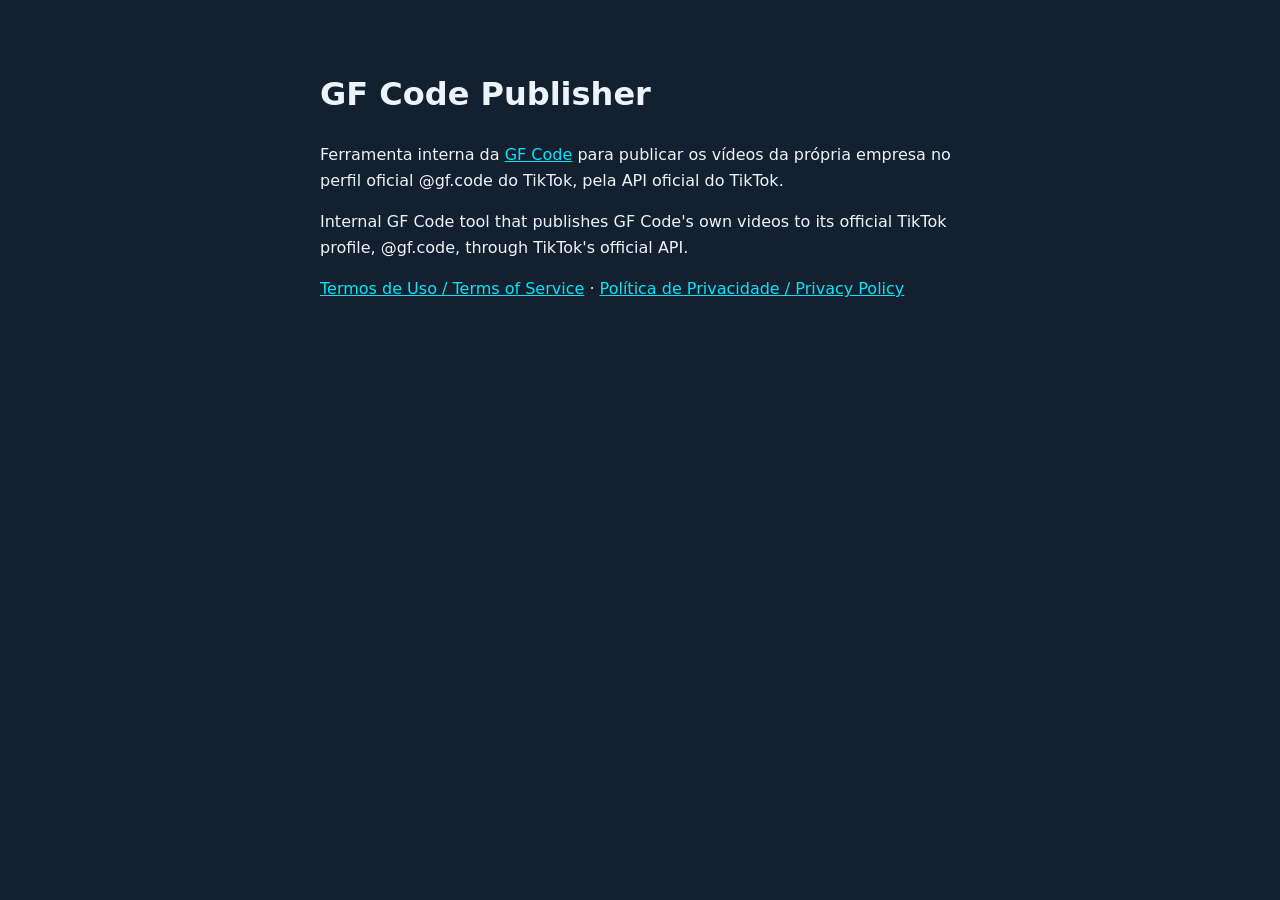
<file: docs/index.html>
<!doctype html>
<html lang="pt-BR"><head><meta charset="utf-8"><meta name="viewport" content="width=device-width, initial-scale=1"><title>GF Code Publisher</title>
<style>body{margin:0;background:#12202f;color:#ecf4fa;font:16px/1.6 system-ui,sans-serif}main{max-width:640px;margin:0 auto;padding:48px 16px}a{color:#06e5f8}</style></head>
<body><main><h1>GF Code Publisher</h1><p>Ferramenta interna da <a href="https://gfcode.com.br/">GF Code</a> para publicar os vídeos da própria empresa no perfil oficial @gf.code do TikTok, pela API oficial do TikTok.</p><p>Internal GF Code tool that publishes GF Code's own videos to its official TikTok profile, @gf.code, through TikTok's official API.</p><p><a href="termos.html">Termos de Uso / Terms of Service</a> · <a href="privacidade.html">Política de Privacidade / Privacy Policy</a></p></main></body></html>
</file>
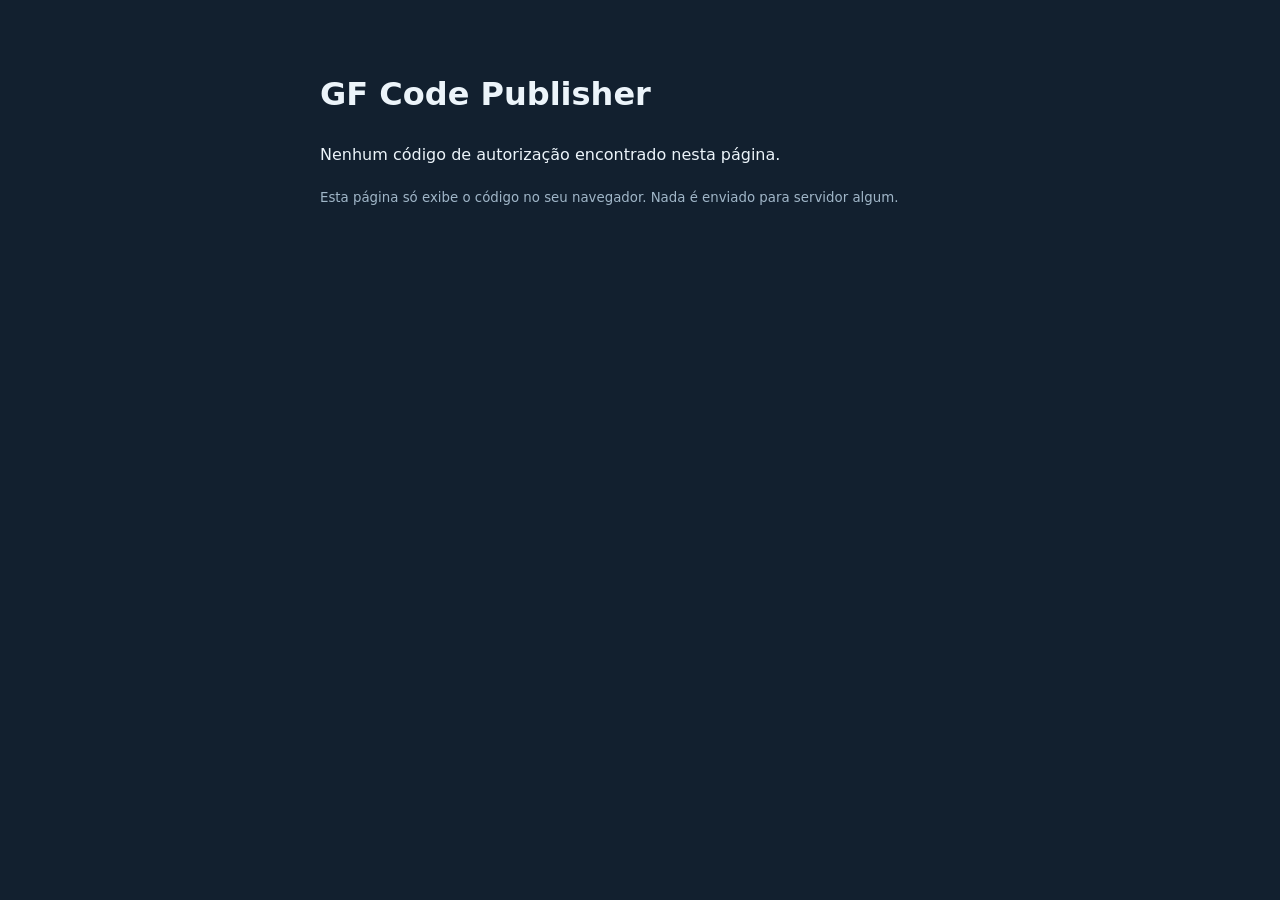
<file: docs/callback/index.html>
<!doctype html>
<html lang="pt-BR">
<head>
<meta charset="utf-8">
<meta name="viewport" content="width=device-width, initial-scale=1">
<meta name="robots" content="noindex, nofollow">
<meta name="referrer" content="no-referrer">
<title>Autorização TikTok · GF Code Publisher</title>
<style>
  body{margin:0;background:#12202f;color:#ecf4fa;font:16px/1.6 system-ui,sans-serif}
  main{max-width:640px;margin:0 auto;padding:48px 16px}
  .box{background:#1b2e44;border:1px solid #2a4058;border-radius:12px;padding:16px;margin:16px 0;word-break:break-all;font-family:ui-monospace,Menlo,monospace;font-size:14px}
  button{background:#06e5f8;color:#04121c;border:0;border-radius:10px;padding:10px 16px;font-weight:600;cursor:pointer}
  .err{color:#ff7a7a}
  small{color:#a0b6c8}
</style>
</head>
<body>
<main>
  <h1>GF Code Publisher</h1>
  <div id="out"></div>
  <small>Esta página só exibe o código no seu navegador. Nada é enviado para servidor algum.</small>
</main>
<script>
  (function () {
    var p = new URLSearchParams(location.search);
    var out = document.getElementById('out');
    var code = p.get('code'), state = p.get('state'), err = p.get('error');
    function el(tag, txt, cls) { var e = document.createElement(tag); e.textContent = txt; if (cls) e.className = cls; return e; }
    if (err) {
      out.appendChild(el('p', 'O TikTok retornou um erro: ' + err + (p.get('error_description') ? ' — ' + p.get('error_description') : ''), 'err'));
      return;
    }
    if (!code) { out.appendChild(el('p', 'Nenhum código de autorização encontrado nesta página.')); return; }
    out.appendChild(el('p', 'Autorização concluída. Copie o código abaixo e rode o comando de troca na máquina do publisher:'));
    var box = el('div', code, 'box'); out.appendChild(box);
    var btn = el('button', 'Copiar código');
    btn.onclick = function () { navigator.clipboard.writeText(code).then(function () { btn.textContent = 'Copiado'; }); };
    out.appendChild(btn);
    if (state) out.appendChild(el('p', 'state: ' + state));
    history.replaceState(null, '', location.pathname);
  })();
</script>
</body>
</html>
</file>
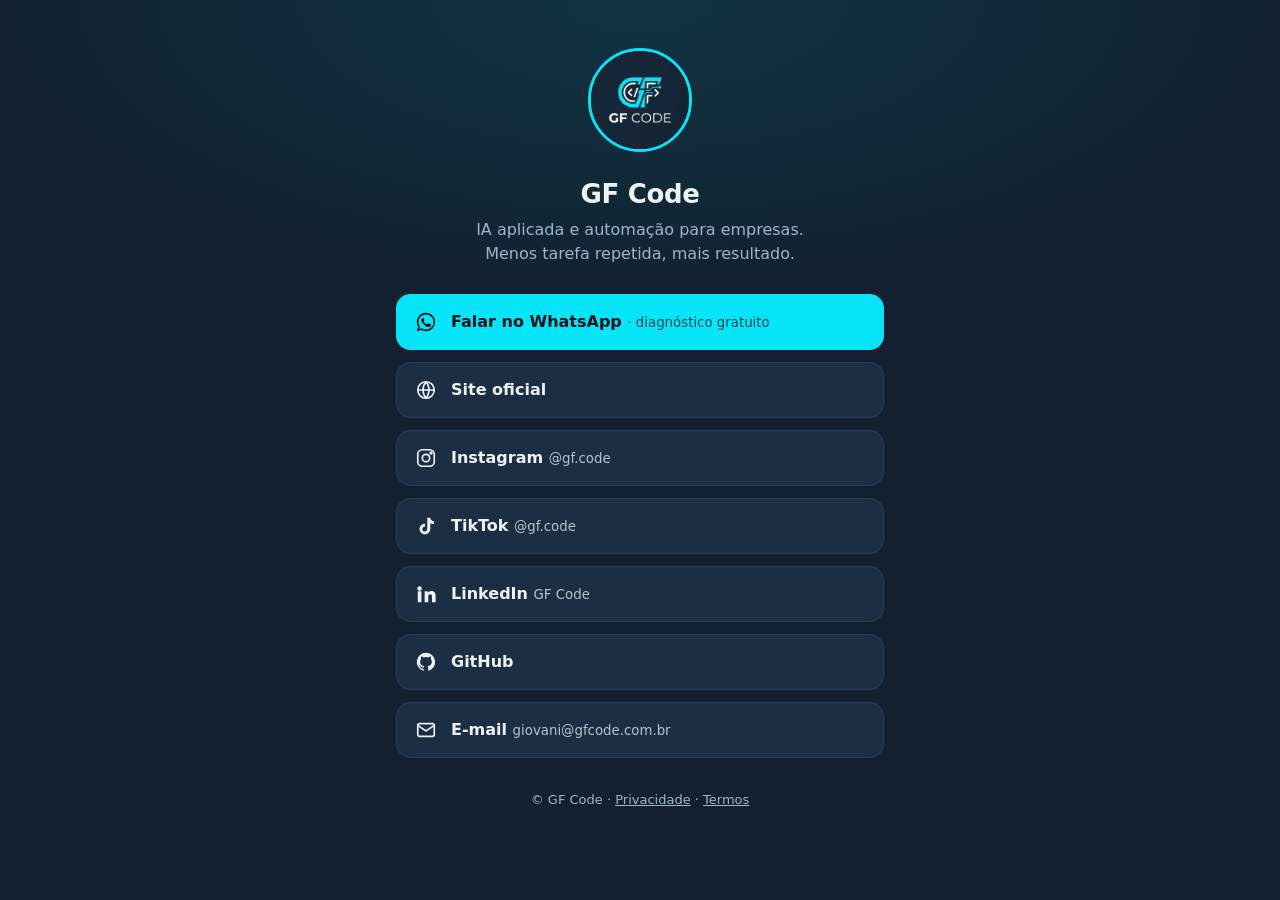
<file: docs/links/index.html>
<!doctype html>
<html lang="pt-BR">
<head>
<meta charset="utf-8">
<meta name="viewport" content="width=device-width, initial-scale=1">
<title>GF Code · Links</title>
<meta name="description" content="Todos os canais da GF Code: site, WhatsApp, Instagram, TikTok, LinkedIn e GitHub. IA aplicada e automação para empresas.">
<link rel="canonical" href="https://gfcode.com.br/links/">
<link rel="icon" href="../assets/logo-gfcode.jpg">
<meta property="og:title" content="GF Code · Links">
<meta property="og:description" content="IA aplicada e automação para empresas. Todos os nossos canais em um só lugar.">
<meta property="og:image" content="https://gfcode.com.br/og-image.png">
<style>
  :root{--bg:#12202f;--card:#1b2e44;--line:#2a4058;--txt:#ecf4fa;--mut:#a0b6c8;--cy:#06e5f8}
  *{box-sizing:border-box;margin:0;padding:0}
  body{background:var(--bg);color:var(--txt);font:16px/1.5 Inter,system-ui,sans-serif;min-height:100vh;
    background-image:radial-gradient(80% 50% at 50% 0%,#06e5f81a,transparent 70%)}
  main{max-width:520px;margin:0 auto;padding:48px 16px 40px;text-align:center}
  .logo{width:104px;height:104px;border-radius:50%;border:3px solid var(--cy);object-fit:cover;background:#0b1520}
  h1{font-size:26px;margin:16px 0 4px;letter-spacing:-.3px}
  .bio{color:var(--mut);margin-bottom:28px}
  nav{display:flex;flex-direction:column;gap:12px}
  a.btn{display:flex;align-items:center;gap:14px;padding:15px 18px;border-radius:14px;background:var(--card);
    border:1px solid var(--line);color:var(--txt);text-decoration:none;font-weight:600;transition:border-color .15s,transform .15s}
  a.btn:hover,a.btn:focus-visible{border-color:var(--cy);transform:translateY(-1px);outline:none}
  a.btn.pri{background:var(--cy);color:#04121c;border-color:var(--cy)}
  a.btn svg{width:22px;height:22px;flex:none}
  a.btn span{flex:1;text-align:left}
  a.btn small{font-weight:400;opacity:.75}
  footer{margin-top:32px;color:var(--mut);font-size:13px}
  footer a{color:var(--mut)}
</style>
</head>
<body>
<main>
  <img class="logo" src="../assets/logo-gfcode.jpg" alt="Logo GF Code" width="104" height="104">
  <h1>GF Code</h1>
  <p class="bio">IA aplicada e automação para empresas.<br>Menos tarefa repetida, mais resultado.</p>
  <nav>
    <a class="btn pri" href="https://w.app/rzcv9j" rel="noopener">
      <svg viewBox="0 0 24 24" fill="currentColor" aria-hidden="true"><path d="M12 2a10 10 0 0 0-8.6 15.1L2 22l5-1.3A10 10 0 1 0 12 2Zm0 18.2a8.2 8.2 0 0 1-4.2-1.2l-.3-.2-3 .8.8-2.9-.2-.3A8.2 8.2 0 1 1 12 20.2Zm4.5-6.1c-.2-.1-1.5-.7-1.7-.8s-.4-.1-.6.1-.7.8-.8 1-.3.2-.5.1a6.7 6.7 0 0 1-3.3-2.9c-.3-.4.2-.4.7-1.4.1-.2 0-.3 0-.4l-.8-1.8c-.2-.5-.4-.4-.6-.4h-.5a1 1 0 0 0-.7.3 3 3 0 0 0-.9 2.2 5.2 5.2 0 0 0 1.1 2.7 11.8 11.8 0 0 0 4.5 4c1.7.7 2.3.8 3.2.6a2.7 2.7 0 0 0 1.8-1.3 2.2 2.2 0 0 0 .1-1.3c0-.1-.2-.2-.5-.3Z"/></svg>
      <span>Falar no WhatsApp <small>· diagnóstico gratuito</small></span></a>
    <a class="btn" href="https://gfcode.com.br/" rel="noopener">
      <svg viewBox="0 0 24 24" fill="none" stroke="currentColor" stroke-width="1.8" aria-hidden="true"><circle cx="12" cy="12" r="9"/><path d="M3 12h18M12 3a14 14 0 0 1 0 18M12 3a14 14 0 0 0 0 18"/></svg>
      <span>Site oficial</span></a>
    <a class="btn" href="https://www.instagram.com/gf.code/" rel="me noopener">
      <svg viewBox="0 0 24 24" fill="none" stroke="currentColor" stroke-width="1.8" aria-hidden="true"><rect x="3" y="3" width="18" height="18" rx="5"/><circle cx="12" cy="12" r="4"/><circle cx="17.5" cy="6.5" r="1" fill="currentColor"/></svg>
      <span>Instagram <small>@gf.code</small></span></a>
    <a class="btn" href="https://www.tiktok.com/@gf.code" rel="me noopener">
      <svg viewBox="0 0 24 24" fill="currentColor" aria-hidden="true"><path d="M16.6 3c.4 2.2 1.9 3.8 4.1 4v3.2a7.4 7.4 0 0 1-4-1.3v6.4A5.9 5.9 0 1 1 10.8 9.4v3.3a2.7 2.7 0 1 0 2.6 2.7V3h3.2Z"/></svg>
      <span>TikTok <small>@gf.code</small></span></a>
    <a class="btn" href="https://www.linkedin.com/company/gf-code/" rel="me noopener">
      <svg viewBox="0 0 24 24" fill="currentColor" aria-hidden="true"><path d="M4.98 3.5a2.5 2.5 0 1 1 0 5 2.5 2.5 0 0 1 0-5ZM3 9h4v12H3V9Zm7 0h3.8v1.7h.1c.5-1 1.8-2 3.8-2 4 0 4.8 2.6 4.8 6V21h-4v-5.6c0-1.3 0-3-1.9-3s-2.1 1.4-2.1 2.9V21h-4V9Z"/></svg>
      <span>LinkedIn <small>GF Code</small></span></a>
    <a class="btn" href="https://github.com/gfcode-giovani" rel="me noopener">
      <svg viewBox="0 0 24 24" fill="currentColor" aria-hidden="true"><path d="M12 2a10 10 0 0 0-3.2 19.5c.5.1.7-.2.7-.5v-1.7c-2.8.6-3.4-1.3-3.4-1.3-.4-1.2-1.1-1.5-1.1-1.5-.9-.6.1-.6.1-.6 1 .1 1.5 1 1.5 1 .9 1.6 2.4 1.1 3 .9.1-.7.4-1.1.6-1.4-2.2-.2-4.6-1.1-4.6-5a3.9 3.9 0 0 1 1-2.7 3.6 3.6 0 0 1 .1-2.7s.8-.3 2.8 1a9.6 9.6 0 0 1 5 0c1.9-1.3 2.7-1 2.7-1 .4 1 .4 1.9.1 2.7a3.9 3.9 0 0 1 1 2.7c0 3.9-2.3 4.7-4.6 5 .4.3.7.9.7 1.9V21c0 .3.2.6.7.5A10 10 0 0 0 12 2Z"/></svg>
      <span>GitHub</span></a>
    <a class="btn" href="mailto:giovani@gfcode.com.br">
      <svg viewBox="0 0 24 24" fill="none" stroke="currentColor" stroke-width="1.8" aria-hidden="true"><rect x="3" y="5" width="18" height="14" rx="2"/><path d="m3 7 9 6 9-6"/></svg>
      <span>E-mail <small>giovani@gfcode.com.br</small></span></a>
  </nav>
  <footer>© GF Code · <a href="https://gfcode.com.br/privacidade/">Privacidade</a> · <a href="https://gfcode.com.br/termos/">Termos</a></footer>
</main>
</body>
</html>
</file>
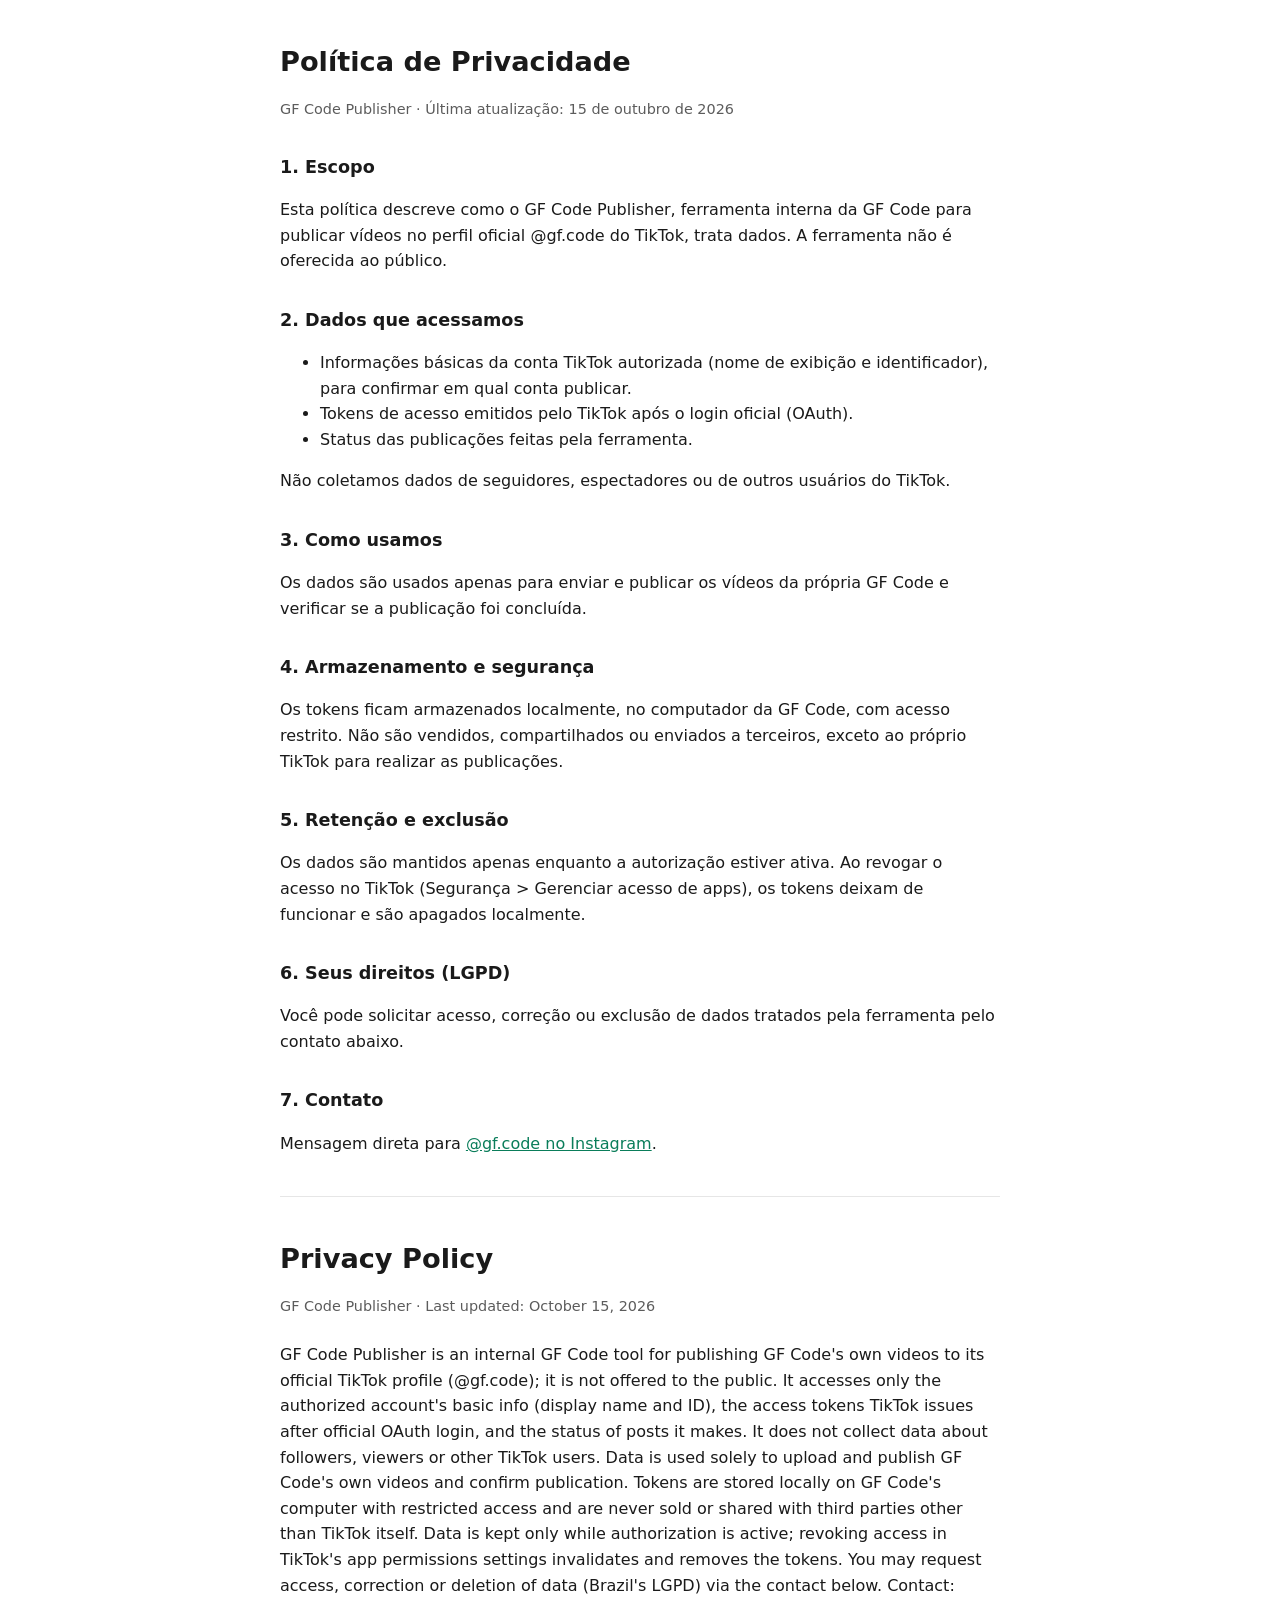
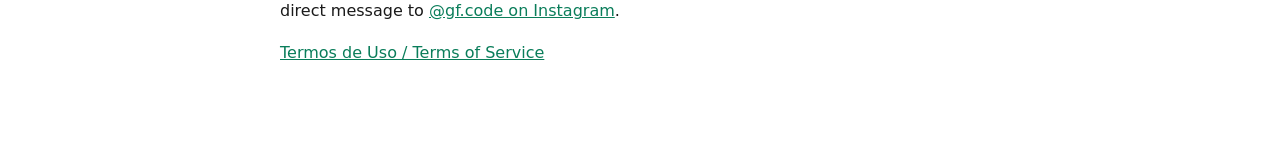
<file: docs/privacidade.html>
<!doctype html>
<html lang="pt-BR">
<head>
<meta charset="utf-8">
<meta name="viewport" content="width=device-width, initial-scale=1">
<title>Política de Privacidade · GF Code Publisher</title>
<style>
  :root { --bg:#ffffff; --fg:#1a1a1a; --muted:#5c5c5c; --line:#e6e6e6; --accent:#0a7d5a; }
  @media (prefers-color-scheme: dark) { :root { --bg:#121212; --fg:#ececec; --muted:#a3a3a3; --line:#2a2a2a; --accent:#4cc9a0; } }
  body { margin:0; background:var(--bg); color:var(--fg); font:16px/1.6 system-ui,-apple-system,"Segoe UI",Roboto,sans-serif; }
  main { max-width:720px; margin:0 auto; padding:40px 16px 64px; }
  h1 { font-size:1.7rem; margin:0 0 4px; }
  h2 { font-size:1.1rem; margin:32px 0 8px; }
  .meta { color:var(--muted); font-size:.9rem; margin-bottom:24px; }
  hr { border:0; border-top:1px solid var(--line); margin:40px 0; }
  a { color:var(--accent); }
</style>
</head>
<body>
<main>
<h1>Política de Privacidade</h1>
<p class="meta">GF Code Publisher · Última atualização: 15 de outubro de 2026</p>

<h2>1. Escopo</h2>
<p>Esta política descreve como o GF Code Publisher, ferramenta interna da GF Code para publicar vídeos no perfil oficial @gf.code do TikTok, trata dados. A ferramenta não é oferecida ao público.</p>

<h2>2. Dados que acessamos</h2>
<ul>
  <li>Informações básicas da conta TikTok autorizada (nome de exibição e identificador), para confirmar em qual conta publicar.</li>
  <li>Tokens de acesso emitidos pelo TikTok após o login oficial (OAuth).</li>
  <li>Status das publicações feitas pela ferramenta.</li>
</ul>
<p>Não coletamos dados de seguidores, espectadores ou de outros usuários do TikTok.</p>

<h2>3. Como usamos</h2>
<p>Os dados são usados apenas para enviar e publicar os vídeos da própria GF Code e verificar se a publicação foi concluída.</p>

<h2>4. Armazenamento e segurança</h2>
<p>Os tokens ficam armazenados localmente, no computador da GF Code, com acesso restrito. Não são vendidos, compartilhados ou enviados a terceiros, exceto ao próprio TikTok para realizar as publicações.</p>

<h2>5. Retenção e exclusão</h2>
<p>Os dados são mantidos apenas enquanto a autorização estiver ativa. Ao revogar o acesso no TikTok (Segurança &gt; Gerenciar acesso de apps), os tokens deixam de funcionar e são apagados localmente.</p>

<h2>6. Seus direitos (LGPD)</h2>
<p>Você pode solicitar acesso, correção ou exclusão de dados tratados pela ferramenta pelo contato abaixo.</p>

<h2>7. Contato</h2>
<p>Mensagem direta para <a href="https://www.instagram.com/gf.code/">@gf.code no Instagram</a>.</p>

<hr>

<h1>Privacy Policy</h1>
<p class="meta">GF Code Publisher · Last updated: October 15, 2026</p>
<p>GF Code Publisher is an internal GF Code tool for publishing GF Code's own videos to its official TikTok profile (@gf.code); it is not offered to the public. It accesses only the authorized account's basic info (display name and ID), the access tokens TikTok issues after official OAuth login, and the status of posts it makes. It does not collect data about followers, viewers or other TikTok users. Data is used solely to upload and publish GF Code's own videos and confirm publication. Tokens are stored locally on GF Code's computer with restricted access and are never sold or shared with third parties other than TikTok itself. Data is kept only while authorization is active; revoking access in TikTok's app permissions settings invalidates and removes the tokens. You may request access, correction or deletion of data (Brazil's LGPD) via the contact below. Contact: direct message to <a href="https://www.instagram.com/gf.code/">@gf.code on Instagram</a>.</p>
<p><a href="termos.html">Termos de Uso / Terms of Service</a></p>
</main>
</body>
</html>
</file>
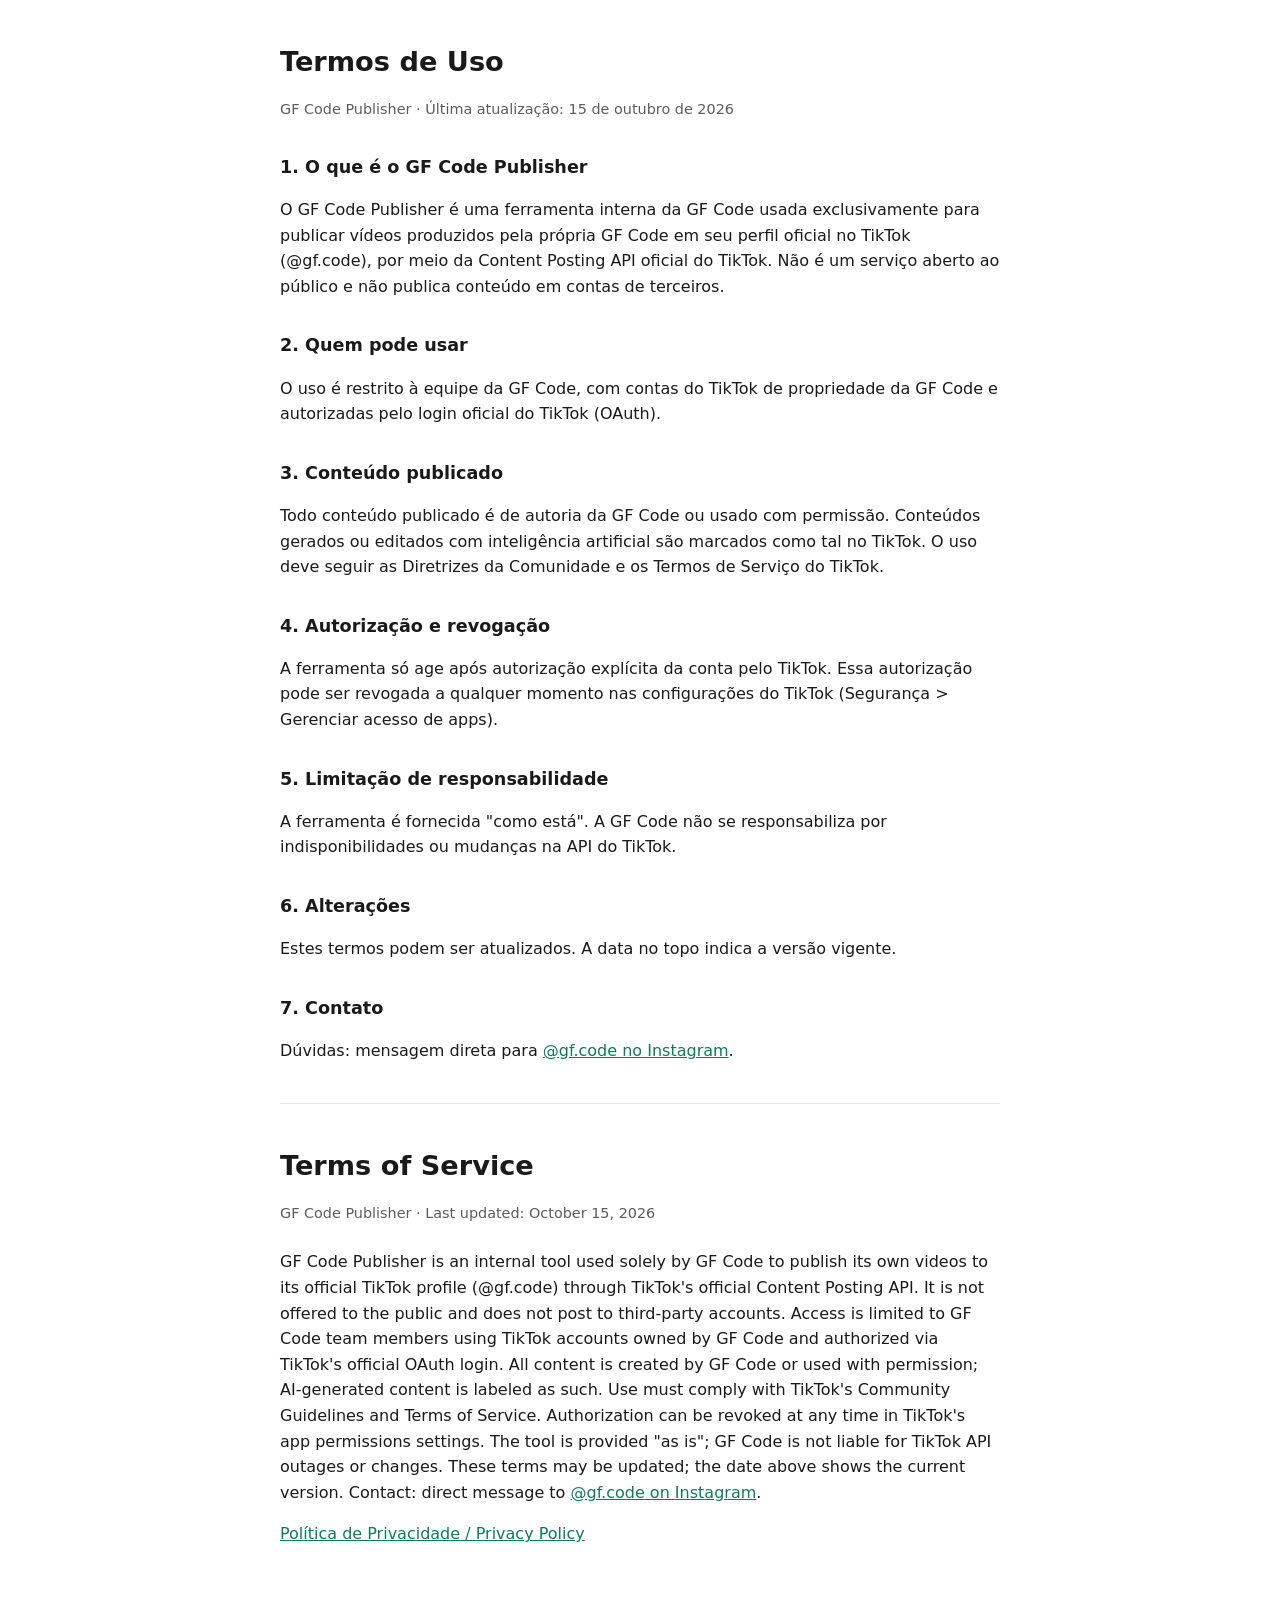
<file: docs/termos.html>
<!doctype html>
<html lang="pt-BR">
<head>
<meta charset="utf-8">
<meta name="viewport" content="width=device-width, initial-scale=1">
<title>Termos de Uso · GF Code Publisher</title>
<style>
  :root { --bg:#ffffff; --fg:#1a1a1a; --muted:#5c5c5c; --line:#e6e6e6; --accent:#0a7d5a; }
  @media (prefers-color-scheme: dark) { :root { --bg:#121212; --fg:#ececec; --muted:#a3a3a3; --line:#2a2a2a; --accent:#4cc9a0; } }
  body { margin:0; background:var(--bg); color:var(--fg); font:16px/1.6 system-ui,-apple-system,"Segoe UI",Roboto,sans-serif; }
  main { max-width:720px; margin:0 auto; padding:40px 16px 64px; }
  h1 { font-size:1.7rem; margin:0 0 4px; }
  h2 { font-size:1.1rem; margin:32px 0 8px; }
  p, li { color:var(--fg); }
  .meta { color:var(--muted); font-size:.9rem; margin-bottom:24px; }
  hr { border:0; border-top:1px solid var(--line); margin:40px 0; }
  a { color:var(--accent); }
</style>
</head>
<body>
<main>
<h1>Termos de Uso</h1>
<p class="meta">GF Code Publisher · Última atualização: 15 de outubro de 2026</p>

<h2>1. O que é o GF Code Publisher</h2>
<p>O GF Code Publisher é uma ferramenta interna da GF Code usada exclusivamente para publicar vídeos produzidos pela própria GF Code em seu perfil oficial no TikTok (@gf.code), por meio da Content Posting API oficial do TikTok. Não é um serviço aberto ao público e não publica conteúdo em contas de terceiros.</p>

<h2>2. Quem pode usar</h2>
<p>O uso é restrito à equipe da GF Code, com contas do TikTok de propriedade da GF Code e autorizadas pelo login oficial do TikTok (OAuth).</p>

<h2>3. Conteúdo publicado</h2>
<p>Todo conteúdo publicado é de autoria da GF Code ou usado com permissão. Conteúdos gerados ou editados com inteligência artificial são marcados como tal no TikTok. O uso deve seguir as Diretrizes da Comunidade e os Termos de Serviço do TikTok.</p>

<h2>4. Autorização e revogação</h2>
<p>A ferramenta só age após autorização explícita da conta pelo TikTok. Essa autorização pode ser revogada a qualquer momento nas configurações do TikTok (Segurança &gt; Gerenciar acesso de apps).</p>

<h2>5. Limitação de responsabilidade</h2>
<p>A ferramenta é fornecida "como está". A GF Code não se responsabiliza por indisponibilidades ou mudanças na API do TikTok.</p>

<h2>6. Alterações</h2>
<p>Estes termos podem ser atualizados. A data no topo indica a versão vigente.</p>

<h2>7. Contato</h2>
<p>Dúvidas: mensagem direta para <a href="https://www.instagram.com/gf.code/">@gf.code no Instagram</a>.</p>

<hr>

<h1>Terms of Service</h1>
<p class="meta">GF Code Publisher · Last updated: October 15, 2026</p>
<p>GF Code Publisher is an internal tool used solely by GF Code to publish its own videos to its official TikTok profile (@gf.code) through TikTok's official Content Posting API. It is not offered to the public and does not post to third-party accounts. Access is limited to GF Code team members using TikTok accounts owned by GF Code and authorized via TikTok's official OAuth login. All content is created by GF Code or used with permission; AI-generated content is labeled as such. Use must comply with TikTok's Community Guidelines and Terms of Service. Authorization can be revoked at any time in TikTok's app permissions settings. The tool is provided "as is"; GF Code is not liable for TikTok API outages or changes. These terms may be updated; the date above shows the current version. Contact: direct message to <a href="https://www.instagram.com/gf.code/">@gf.code on Instagram</a>.</p>
<p><a href="privacidade.html">Política de Privacidade / Privacy Policy</a></p>
</main>
</body>
</html>
</file>
